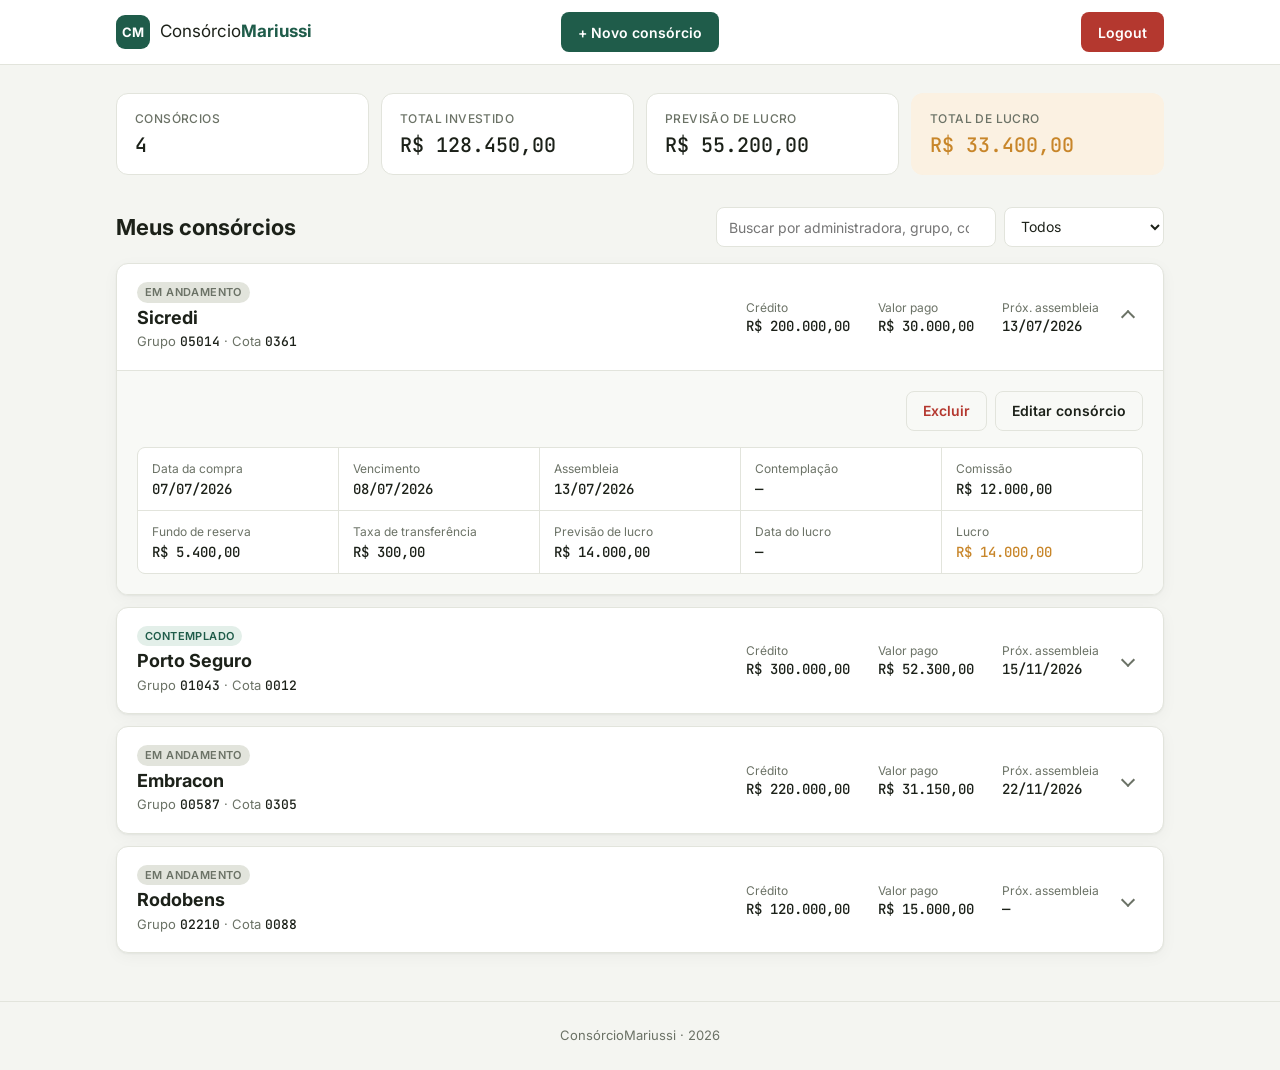
<file: web/docs/layout/index.html>
<!DOCTYPE html>
<html lang="pt-BR">
<head>
  <meta charset="UTF-8">
  <meta name="viewport" content="width=device-width, initial-scale=1.0">
  <title>ConsórcioMariussi</title>
  <link rel="preconnect" href="https://fonts.googleapis.com">
  <link href="https://fonts.googleapis.com/css2?family=Inter:wght@400;500;600;700&family=JetBrains+Mono:wght@500&display=swap" rel="stylesheet">
  <link rel="stylesheet" href="styles.css">
</head>
<body>

  <!-- ===================== TOPO ===================== -->
  <header class="topbar">
    <div class="container topbar__inner">
      <a href="#" class="brand">
        <span class="brand__mark">CM</span>
        <span class="brand__name">Consórcio<strong>Mariussi</strong></span>
      </a>
      <a href="#novo" class="btn btn--primary topbar__center">+ Novo consórcio</a>
      <a href="login.html" class="btn btn--danger-solid topbar__logout">Logout</a>
    </div>
  </header>

  <main class="container">

    <!-- ===================== RESUMO ===================== -->
    <section class="stats">
      <article class="stat">
        <span class="stat__label">Consórcios</span>
        <span class="stat__value">4</span>
      </article>
      <!-- Soma de ValorPago -->
      <article class="stat">
        <span class="stat__label">Total investido</span>
        <span class="stat__value">R$ 128.450,00</span>
      </article>
      <!-- Soma de PrevisaoLucro -->
      <article class="stat">
        <span class="stat__label">Previsão de lucro</span>
        <span class="stat__value">R$ 55.200,00</span>
      </article>
      <!-- Soma de Lucro -->
      <article class="stat stat--accent">
        <span class="stat__label">Total de lucro</span>
        <span class="stat__value">R$ 33.400,00</span>
      </article>
    </section>

    <!-- ===================== FILTROS ===================== -->
    <section class="toolbar">
      <h1 class="page-title">Meus consórcios</h1>
      <form class="toolbar__filters" action="#" method="get">
        <input type="search" name="busca" placeholder="Buscar por administradora, grupo, cota…" class="input">
        <select name="status" class="input">
          <option value="">Todos</option>
          <option value="contemplado">Contemplados</option>
          <option value="andamento">Em andamento</option>
        </select>
      </form>
    </section>

    <!-- ===================== LISTA ===================== -->
    <section class="list">

      <!-- ---------- Sicredi ---------- -->
      <details class="card" open>
        <summary class="card__head">
          <div class="card__title">
            <span class="badge">Em andamento</span>
            <h2>Sicredi</h2>
            <span class="muted">Grupo <b class="mono">05014</b> · Cota <b class="mono">0361</b></span>
          </div>
          <dl class="card__kpis">
            <div><dt>Crédito</dt><dd>R$ 200.000,00</dd></div>
            <div><dt>Valor pago</dt><dd>R$ 30.000,00</dd></div>
            <div><dt>Próx. assembleia</dt><dd>13/07/2026</dd></div>
          </dl>
          <span class="chevron" aria-hidden="true"></span>
        </summary>
        <div class="card__body">
          <div class="card__actions">
            <a href="#excluir-4" class="btn btn--danger">Excluir</a>
            <a href="#editar-4" class="btn btn--ghost">Editar consórcio</a>
          </div>
          <div class="grid-info">
            <div class="info"><span>Data da compra</span><strong>07/07/2026</strong></div>
            <div class="info"><span>Vencimento</span><strong>08/07/2026</strong></div>
            <div class="info"><span>Assembleia</span><strong>13/07/2026</strong></div>
            <div class="info"><span>Contemplação</span><strong>—</strong></div>
            <div class="info"><span>Comissão</span><strong>R$ 12.000,00</strong></div>
            <div class="info"><span>Fundo de reserva</span><strong>R$ 5.400,00</strong></div>
            <div class="info"><span>Taxa de transferência</span><strong>R$ 300,00</strong></div>
            <div class="info"><span>Previsão de lucro</span><strong>R$ 14.000,00</strong></div>
            <div class="info"><span>Data do lucro</span><strong>—</strong></div>
            <div class="info info--accent"><span>Lucro</span><strong>R$ 14.000,00</strong></div>
          </div>
        </div>
      </details>

      <!-- ---------- Porto Seguro ---------- -->
      <details class="card">
        <summary class="card__head">
          <div class="card__title">
            <span class="badge badge--success">Contemplado</span>
            <h2>Porto Seguro</h2>
            <span class="muted">Grupo <b class="mono">01043</b> · Cota <b class="mono">0012</b></span>
          </div>
          <dl class="card__kpis">
            <div><dt>Crédito</dt><dd>R$ 300.000,00</dd></div>
            <div><dt>Valor pago</dt><dd>R$ 52.300,00</dd></div>
            <div><dt>Próx. assembleia</dt><dd>15/11/2026</dd></div>
          </dl>
          <span class="chevron" aria-hidden="true"></span>
        </summary>
        <div class="card__body">
          <div class="card__actions">
            <a href="#excluir-1" class="btn btn--danger">Excluir</a>
            <a href="#editar-1" class="btn btn--ghost">Editar consórcio</a>
          </div>
          <div class="grid-info">
            <div class="info"><span>Data da compra</span><strong>10/03/2025</strong></div>
            <div class="info"><span>Vencimento</span><strong>10/04/2025</strong></div>
            <div class="info"><span>Assembleia</span><strong>15/11/2026</strong></div>
            <div class="info"><span>Contemplação</span><strong>15/09/2026</strong></div>
            <div class="info"><span>Comissão</span><strong>R$ 6.000,00</strong></div>
            <div class="info"><span>Fundo de reserva</span><strong>R$ 3.000,00</strong></div>
            <div class="info"><span>Taxa de transferência</span><strong>R$ 850,00</strong></div>
            <div class="info"><span>Previsão de lucro</span><strong>R$ 22.000,00</strong></div>
            <div class="info"><span>Data do lucro</span><strong>20/12/2026</strong></div>
            <div class="info info--accent"><span>Lucro</span><strong>R$ 19.400,00</strong></div>
          </div>
        </div>
      </details>

      <!-- ---------- Embracon ---------- -->
      <details class="card">
        <summary class="card__head">
          <div class="card__title">
            <span class="badge">Em andamento</span>
            <h2>Embracon</h2>
            <span class="muted">Grupo <b class="mono">00587</b> · Cota <b class="mono">0305</b></span>
          </div>
          <dl class="card__kpis">
            <div><dt>Crédito</dt><dd>R$ 220.000,00</dd></div>
            <div><dt>Valor pago</dt><dd>R$ 31.150,00</dd></div>
            <div><dt>Próx. assembleia</dt><dd>22/11/2026</dd></div>
          </dl>
          <span class="chevron" aria-hidden="true"></span>
        </summary>
        <div class="card__body">
          <div class="card__actions">
            <a href="#excluir-2" class="btn btn--danger">Excluir</a>
            <a href="#editar-1" class="btn btn--ghost">Editar consórcio</a>
          </div>
          <div class="grid-info">
            <div class="info"><span>Data da compra</span><strong>02/08/2025</strong></div>
            <div class="info"><span>Vencimento</span><strong>—</strong></div>
            <div class="info"><span>Assembleia</span><strong>22/11/2026</strong></div>
            <div class="info"><span>Contemplação</span><strong>—</strong></div>
            <div class="info"><span>Comissão</span><strong>R$ 4.400,00</strong></div>
            <div class="info"><span>Fundo de reserva</span><strong>R$ 2.200,00</strong></div>
            <div class="info"><span>Taxa de transferência</span><strong>—</strong></div>
            <div class="info"><span>Previsão de lucro</span><strong>R$ 19.200,00</strong></div>
            <div class="info"><span>Data do lucro</span><strong>—</strong></div>
            <div class="info info--accent"><span>Lucro</span><strong>—</strong></div>
          </div>
        </div>
      </details>

      <!-- ---------- Rodobens ---------- -->
      <details class="card">
        <summary class="card__head">
          <div class="card__title">
            <span class="badge">Em andamento</span>
            <h2>Rodobens</h2>
            <span class="muted">Grupo <b class="mono">02210</b> · Cota <b class="mono">0088</b></span>
          </div>
          <dl class="card__kpis">
            <div><dt>Crédito</dt><dd>R$ 120.000,00</dd></div>
            <div><dt>Valor pago</dt><dd>R$ 15.000,00</dd></div>
            <div><dt>Próx. assembleia</dt><dd>—</dd></div>
          </dl>
          <span class="chevron" aria-hidden="true"></span>
        </summary>
        <div class="card__body">
          <div class="card__actions">
            <a href="#excluir-3" class="btn btn--danger">Excluir</a>
            <a href="#editar-1" class="btn btn--ghost">Editar consórcio</a>
          </div>
          <div class="grid-info">
            <div class="info"><span>Data da compra</span><strong>18/01/2026</strong></div>
            <div class="info"><span>Vencimento</span><strong>—</strong></div>
            <div class="info"><span>Assembleia</span><strong>—</strong></div>
            <div class="info"><span>Contemplação</span><strong>—</strong></div>
            <div class="info"><span>Comissão</span><strong>—</strong></div>
            <div class="info"><span>Fundo de reserva</span><strong>—</strong></div>
            <div class="info"><span>Taxa de transferência</span><strong>—</strong></div>
            <div class="info"><span>Previsão de lucro</span><strong>—</strong></div>
            <div class="info"><span>Data do lucro</span><strong>—</strong></div>
            <div class="info info--accent"><span>Lucro</span><strong>—</strong></div>
          </div>
        </div>
      </details>

    </section>
  </main>

  <footer class="footer">
    <div class="container">ConsórcioMariussi · 2026</div>
  </footer>


  <!-- ===================== MODAL: CRIAR ===================== -->
  <div id="novo" class="modal" role="dialog" aria-labelledby="novo-title">
    <a href="#" class="modal__backdrop" aria-label="Fechar"></a>
    <div class="modal__box">
      <header class="modal__head">
        <h2 id="novo-title">Novo consórcio</h2>
        <a href="#" class="modal__close" aria-label="Fechar">×</a>
      </header>

      <form action="/consorcios" method="post" class="form">
        <!-- Exemplo de erro do índice único (Administradora + Grupo + Cota) -->
        <p class="alert alert--error form__alert">Já existe um consórcio dessa administradora com esse grupo e cota.</p>

        <fieldset>
          <legend>Dados principais</legend>
          <div class="form__grid">
            <label class="field field--full">
              <span>Administradora <em>*</em></span>
              <input type="text" name="administradora" required class="input" placeholder="Ex.: Sicredi">
            </label>
            <label class="field">
              <span>Grupo <em>*</em></span>
              <input type="text" name="grupo" required inputmode="numeric" pattern="\d+" class="input" placeholder="Ex.: 05014">
            </label>
            <label class="field">
              <span>Cota <em>*</em></span>
              <input type="text" name="cota" required inputmode="numeric" pattern="\d+" class="input" placeholder="Ex.: 0361">
            </label>
            <label class="field">
              <span>Crédito (R$)</span>
              <input type="number" name="credito" min="0" step="0.01" class="input" placeholder="0,00">
            </label>
            <label class="field">
              <span>Valor pago (R$)</span>
              <input type="number" name="valorPago" step="0.01" class="input" placeholder="0,00">
            </label>
            <label class="field">
              <span>Data da compra</span>
              <input type="date" name="dataCompra" class="input">
            </label>
          </div>
        </fieldset>

        <fieldset>
          <legend>Datas</legend>
          <div class="form__grid">
            <label class="field"><span>Vencimento</span><input type="date" name="vencimento" class="input"></label>
            <label class="field"><span>Assembleia</span><input type="date" name="assembleia" class="input"></label>
            <label class="field"><span>Contemplação</span><input type="date" name="contemplacao" class="input"></label>
            <label class="field"><span>Data do lucro</span><input type="date" name="dataLucro" class="input"></label>
          </div>
        </fieldset>

        <fieldset>
          <legend>Valores</legend>
          <div class="form__grid">
            <label class="field"><span>Comissão (R$)</span><input type="number" name="comissao" step="0.01" class="input"></label>
            <label class="field"><span>Fundo de reserva (R$)</span><input type="number" name="fundoReserva" step="0.01" class="input"></label>
            <label class="field"><span>Taxa de transferência (R$)</span><input type="number" name="taxaTransferencia" step="0.01" class="input"></label>
            <label class="field"><span>Previsão de lucro (R$)</span><input type="number" name="previsaoLucro" step="0.01" class="input"></label>
            <label class="field"><span>Lucro (R$)</span><input type="number" name="lucro" step="0.01" class="input"></label>
          </div>
        </fieldset>

        <footer class="modal__foot">
          <a href="#" class="btn btn--ghost">Cancelar</a>
          <button type="submit" class="btn btn--primary">Criar consórcio</button>
        </footer>
      </form>
    </div>
  </div>


  <!-- ===================== MODAL: ATUALIZAR (Sicredi) ===================== -->
  <div id="editar-4" class="modal" role="dialog" aria-labelledby="editar4-title">
    <a href="#" class="modal__backdrop" aria-label="Fechar"></a>
    <div class="modal__box">
      <header class="modal__head">
        <h2 id="editar4-title">Editar consórcio</h2>
        <a href="#" class="modal__close" aria-label="Fechar">×</a>
      </header>

      <form action="/consorcios/4" method="post" class="form">
        <input type="hidden" name="_method" value="put">
        <fieldset>
          <legend>Dados principais</legend>
          <div class="form__grid">
            <label class="field field--full">
              <span>Administradora <em>*</em></span>
              <input type="text" name="administradora" required class="input" value="Sicredi">
            </label>
            <label class="field">
              <span>Grupo <em>*</em></span>
              <input type="text" name="grupo" required inputmode="numeric" pattern="\d+" class="input" value="05014">
            </label>
            <label class="field">
              <span>Cota <em>*</em></span>
              <input type="text" name="cota" required inputmode="numeric" pattern="\d+" class="input" value="0361">
            </label>
            <label class="field">
              <span>Crédito (R$)</span>
              <input type="number" name="credito" min="0" step="0.01" class="input" value="200000.00">
            </label>
            <label class="field">
              <span>Valor pago (R$)</span>
              <input type="number" name="valorPago" step="0.01" class="input" value="30000.00">
            </label>
            <label class="field">
              <span>Data da compra</span>
              <input type="date" name="dataCompra" class="input" value="2026-07-07">
            </label>
          </div>
        </fieldset>
        <fieldset>
          <legend>Datas</legend>
          <div class="form__grid">
            <label class="field"><span>Vencimento</span><input type="date" name="vencimento" class="input" value="2026-07-08"></label>
            <label class="field"><span>Assembleia</span><input type="date" name="assembleia" class="input" value="2026-07-13"></label>
            <label class="field"><span>Contemplação</span><input type="date" name="contemplacao" class="input"></label>
            <label class="field"><span>Data do lucro</span><input type="date" name="dataLucro" class="input"></label>
          </div>
        </fieldset>
        <fieldset>
          <legend>Valores</legend>
          <div class="form__grid">
            <label class="field"><span>Comissão (R$)</span><input type="number" name="comissao" step="0.01" class="input" value="12000.00"></label>
            <label class="field"><span>Fundo de reserva (R$)</span><input type="number" name="fundoReserva" step="0.01" class="input" value="5400.00"></label>
            <label class="field"><span>Taxa de transferência (R$)</span><input type="number" name="taxaTransferencia" step="0.01" class="input" value="300.00"></label>
            <label class="field"><span>Previsão de lucro (R$)</span><input type="number" name="previsaoLucro" step="0.01" class="input" value="14000.00"></label>
            <label class="field"><span>Lucro (R$)</span><input type="number" name="lucro" step="0.01" class="input" value="14000.00"></label>
          </div>
        </fieldset>
        <footer class="modal__foot">
          <a href="#" class="btn btn--ghost">Cancelar</a>
          <button type="submit" class="btn btn--primary">Salvar alterações</button>
        </footer>
      </form>
    </div>
  </div>


  <!-- ===================== MODAL: ATUALIZAR (Porto Seguro) ===================== -->
  <div id="editar-1" class="modal" role="dialog" aria-labelledby="editar1-title">
    <a href="#" class="modal__backdrop" aria-label="Fechar"></a>
    <div class="modal__box">
      <header class="modal__head">
        <h2 id="editar1-title">Editar consórcio</h2>
        <a href="#" class="modal__close" aria-label="Fechar">×</a>
      </header>

      <form action="/consorcios/1" method="post" class="form">
        <input type="hidden" name="_method" value="put">
        <fieldset>
          <legend>Dados principais</legend>
          <div class="form__grid">
            <label class="field field--full">
              <span>Administradora <em>*</em></span>
              <input type="text" name="administradora" required class="input" value="Porto Seguro">
            </label>
            <label class="field">
              <span>Grupo <em>*</em></span>
              <input type="text" name="grupo" required inputmode="numeric" pattern="\d+" class="input" value="01043">
            </label>
            <label class="field">
              <span>Cota <em>*</em></span>
              <input type="text" name="cota" required inputmode="numeric" pattern="\d+" class="input" value="0012">
            </label>
            <label class="field">
              <span>Crédito (R$)</span>
              <input type="number" name="credito" min="0" step="0.01" class="input" value="300000.00">
            </label>
            <label class="field">
              <span>Valor pago (R$)</span>
              <input type="number" name="valorPago" step="0.01" class="input" value="52300.00">
            </label>
            <label class="field">
              <span>Data da compra</span>
              <input type="date" name="dataCompra" class="input" value="2025-03-10">
            </label>
          </div>
        </fieldset>
        <fieldset>
          <legend>Datas</legend>
          <div class="form__grid">
            <label class="field"><span>Vencimento</span><input type="date" name="vencimento" class="input" value="2025-04-10"></label>
            <label class="field"><span>Assembleia</span><input type="date" name="assembleia" class="input" value="2026-11-15"></label>
            <label class="field"><span>Contemplação</span><input type="date" name="contemplacao" class="input" value="2026-09-15"></label>
            <label class="field"><span>Data do lucro</span><input type="date" name="dataLucro" class="input" value="2026-12-20"></label>
          </div>
        </fieldset>
        <fieldset>
          <legend>Valores</legend>
          <div class="form__grid">
            <label class="field"><span>Comissão (R$)</span><input type="number" name="comissao" step="0.01" class="input" value="6000.00"></label>
            <label class="field"><span>Fundo de reserva (R$)</span><input type="number" name="fundoReserva" step="0.01" class="input" value="3000.00"></label>
            <label class="field"><span>Taxa de transferência (R$)</span><input type="number" name="taxaTransferencia" step="0.01" class="input" value="850.00"></label>
            <label class="field"><span>Previsão de lucro (R$)</span><input type="number" name="previsaoLucro" step="0.01" class="input" value="22000.00"></label>
            <label class="field"><span>Lucro (R$)</span><input type="number" name="lucro" step="0.01" class="input" value="19400.00"></label>
          </div>
        </fieldset>
        <footer class="modal__foot">
          <a href="#" class="btn btn--ghost">Cancelar</a>
          <button type="submit" class="btn btn--primary">Salvar alterações</button>
        </footer>
      </form>
    </div>
  </div>


  <!-- ===================== MODAIS: EXCLUIR ===================== -->
  <div id="excluir-4" class="modal" role="alertdialog" aria-labelledby="excluir4-title">
    <a href="#" class="modal__backdrop" aria-label="Fechar"></a>
    <div class="modal__box modal__box--sm">
      <header class="modal__head">
        <h2 id="excluir4-title">Excluir consórcio</h2>
        <a href="#" class="modal__close" aria-label="Fechar">×</a>
      </header>
      <form action="/consorcios/4" method="post">
        <input type="hidden" name="_method" value="delete">
        <div class="confirm">
          <p>Tem certeza que deseja excluir a cota abaixo? Essa ação não pode ser desfeita.</p>
          <div class="confirm__item">
            <strong>Sicredi</strong>
            <span>Grupo <b class="mono">05014</b> · Cota <b class="mono">0361</b></span>
          </div>
        </div>
        <footer class="modal__foot">
          <a href="#" class="btn btn--ghost">Cancelar</a>
          <button type="submit" class="btn btn--danger-solid">Sim, excluir</button>
        </footer>
      </form>
    </div>
  </div>

  <div id="excluir-1" class="modal" role="alertdialog" aria-labelledby="excluir1-title">
    <a href="#" class="modal__backdrop" aria-label="Fechar"></a>
    <div class="modal__box modal__box--sm">
      <header class="modal__head">
        <h2 id="excluir1-title">Excluir consórcio</h2>
        <a href="#" class="modal__close" aria-label="Fechar">×</a>
      </header>
      <form action="/consorcios/1" method="post">
        <input type="hidden" name="_method" value="delete">
        <div class="confirm">
          <p>Tem certeza que deseja excluir a cota abaixo? Essa ação não pode ser desfeita.</p>
          <div class="confirm__item">
            <strong>Porto Seguro</strong>
            <span>Grupo <b class="mono">01043</b> · Cota <b class="mono">0012</b></span>
          </div>
        </div>
        <footer class="modal__foot">
          <a href="#" class="btn btn--ghost">Cancelar</a>
          <button type="submit" class="btn btn--danger-solid">Sim, excluir</button>
        </footer>
      </form>
    </div>
  </div>

  <div id="excluir-2" class="modal" role="alertdialog" aria-labelledby="excluir2-title">
    <a href="#" class="modal__backdrop" aria-label="Fechar"></a>
    <div class="modal__box modal__box--sm">
      <header class="modal__head">
        <h2 id="excluir2-title">Excluir consórcio</h2>
        <a href="#" class="modal__close" aria-label="Fechar">×</a>
      </header>
      <form action="/consorcios/2" method="post">
        <input type="hidden" name="_method" value="delete">
        <div class="confirm">
          <p>Tem certeza que deseja excluir a cota abaixo? Essa ação não pode ser desfeita.</p>
          <div class="confirm__item">
            <strong>Embracon</strong>
            <span>Grupo <b class="mono">00587</b> · Cota <b class="mono">0305</b></span>
          </div>
        </div>
        <footer class="modal__foot">
          <a href="#" class="btn btn--ghost">Cancelar</a>
          <button type="submit" class="btn btn--danger-solid">Sim, excluir</button>
        </footer>
      </form>
    </div>
  </div>

  <div id="excluir-3" class="modal" role="alertdialog" aria-labelledby="excluir3-title">
    <a href="#" class="modal__backdrop" aria-label="Fechar"></a>
    <div class="modal__box modal__box--sm">
      <header class="modal__head">
        <h2 id="excluir3-title">Excluir consórcio</h2>
        <a href="#" class="modal__close" aria-label="Fechar">×</a>
      </header>
      <form action="/consorcios/3" method="post">
        <input type="hidden" name="_method" value="delete">
        <div class="confirm">
          <p>Tem certeza que deseja excluir a cota abaixo? Essa ação não pode ser desfeita.</p>
          <div class="confirm__item">
            <strong>Rodobens</strong>
            <span>Grupo <b class="mono">02210</b> · Cota <b class="mono">0088</b></span>
          </div>
        </div>
        <footer class="modal__foot">
          <a href="#" class="btn btn--ghost">Cancelar</a>
          <button type="submit" class="btn btn--danger-solid">Sim, excluir</button>
        </footer>
      </form>
    </div>
  </div>

</body>
</html>
</file>
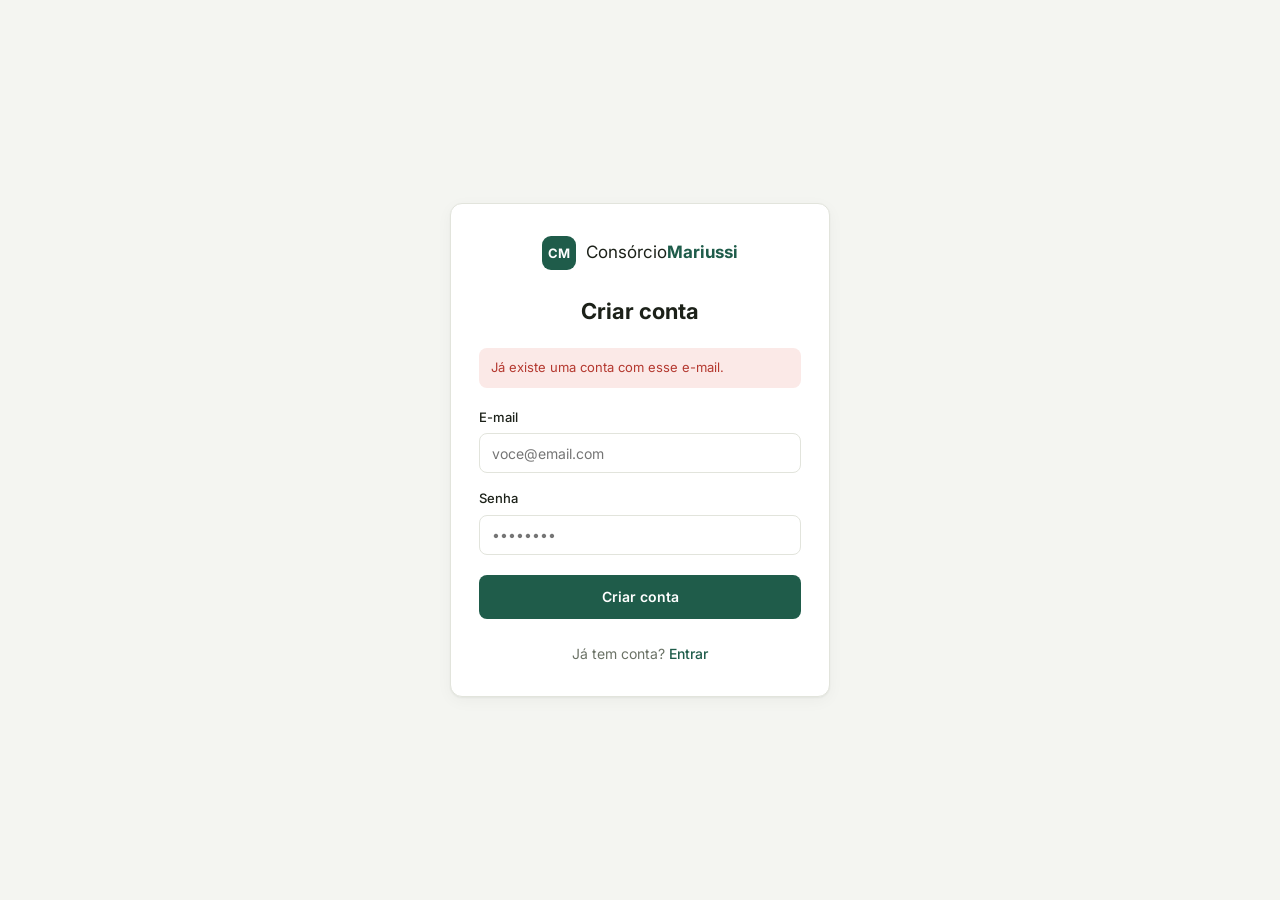
<file: web/docs/layout/cadastro.html>
<!DOCTYPE html>
<html lang="pt-BR">
<head>
  <meta charset="UTF-8">
  <meta name="viewport" content="width=device-width, initial-scale=1.0">
  <title>Criar conta · ConsórcioMariussi</title>
  <link rel="preconnect" href="https://fonts.googleapis.com">
  <link href="https://fonts.googleapis.com/css2?family=Inter:wght@400;500;600;700&family=JetBrains+Mono:wght@500&display=swap" rel="stylesheet">
  <link rel="stylesheet" href="styles.css">
</head>
<body class="auth-simple">

  <main class="auth-card">
    <a href="index.html" class="brand auth-card__brand">
      <span class="brand__mark">CM</span>
      <span class="brand__name">Consórcio<strong>Mariussi</strong></span>
    </a>

    <h1 class="auth-card__title">Criar conta</h1>

    <!-- Exemplo de erro vindo da API -->
    <p class="alert alert--error auth-card__alert">Já existe uma conta com esse e-mail.</p>

    <form action="/auth/cadastro" method="post" class="auth__form">
      <label class="field">
        <span>E-mail</span>
        <input type="email" name="email" required autocomplete="email" class="input" placeholder="voce@email.com">
      </label>

      <label class="field">
        <span>Senha</span>
        <input type="password" name="senha" required minlength="8" autocomplete="new-password" class="input" placeholder="••••••••">
      </label>

      <button type="submit" class="btn btn--primary btn--block">Criar conta</button>
    </form>

    <p class="auth__switch">Já tem conta? <a href="login.html" class="link">Entrar</a></p>
  </main>

</body>
</html>
</file>
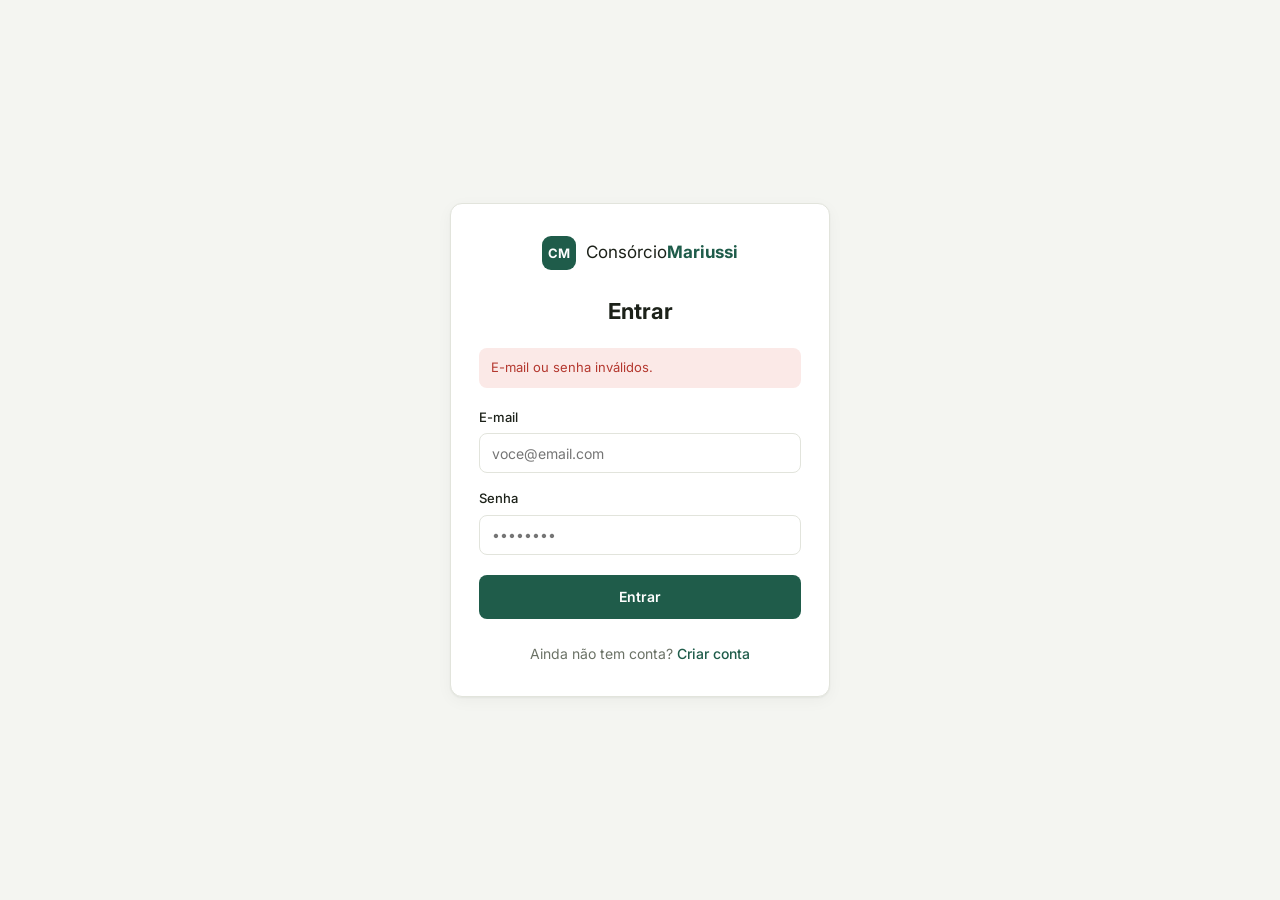
<file: web/docs/layout/login.html>
<!DOCTYPE html>
<html lang="pt-BR">
<head>
  <meta charset="UTF-8">
  <meta name="viewport" content="width=device-width, initial-scale=1.0">
  <title>Entrar · ConsórcioMariussi</title>
  <link rel="preconnect" href="https://fonts.googleapis.com">
  <link href="https://fonts.googleapis.com/css2?family=Inter:wght@400;500;600;700&family=JetBrains+Mono:wght@500&display=swap" rel="stylesheet">
  <link rel="stylesheet" href="styles.css">
</head>
<body class="auth-simple">

  <main class="auth-card">
    <a href="index.html" class="brand auth-card__brand">
      <span class="brand__mark">CM</span>
      <span class="brand__name">Consórcio<strong>Mariussi</strong></span>
    </a>

    <h1 class="auth-card__title">Entrar</h1>

    <!-- Exemplo de erro vindo da API -->
    <p class="alert alert--error auth-card__alert">E-mail ou senha inválidos.</p>

    <form action="/auth/login" method="post" class="auth__form">
      <label class="field">
        <span>E-mail</span>
        <input type="email" name="email" required autocomplete="email" class="input" placeholder="voce@email.com">
      </label>

      <label class="field">
        <span>Senha</span>
        <input type="password" name="senha" required autocomplete="current-password" class="input" placeholder="••••••••">
      </label>

      <button type="submit" class="btn btn--primary btn--block">Entrar</button>
    </form>

    <p class="auth__switch">Ainda não tem conta? <a href="cadastro.html" class="link">Criar conta</a></p>
  </main>

</body>
</html>
</file>
<file: web/docs/layout/styles.css>
/* ============ TOKENS ============ */
:root {
  --bg: #f4f5f1;
  --surface: #ffffff;
  --surface-2: #f8f9f6;
  --border: #e2e4dc;
  --text: #1c2119;
  --muted: #6b7266;
  --primary: #1f5c4a;
  --primary-hover: #17493a;
  --primary-soft: #e3efe9;
  --accent: #c8862a;
  --accent-soft: #fbf1e2;
  --danger: #b4382f;
  --danger-soft: #fbe9e7;
  --radius: 12px;
  --radius-sm: 8px;
  --shadow: 0 1px 2px rgba(20, 30, 20, .05), 0 4px 16px rgba(20, 30, 20, .04);
  --font: "Inter", system-ui, sans-serif;
  --mono: "JetBrains Mono", ui-monospace, monospace;
}

@media (prefers-color-scheme: dark) {
  :root {
    --bg: #121512;
    --surface: #1a1e1a;
    --surface-2: #1f241f;
    --border: #2d332c;
    --text: #e8ebe4;
    --muted: #949b8e;
    --primary: #4fae8c;
    --primary-hover: #63c09e;
    --primary-soft: #1f3a30;
    --accent: #e0a54e;
    --accent-soft: #3a2e1c;
    --danger: #e0685d;
    --danger-soft: #3b1f1c;
    --shadow: 0 1px 2px rgba(0, 0, 0, .3);
  }
}

/* ============ BASE ============ */
*, *::before, *::after { box-sizing: border-box; }

body {
  margin: 0;
  font-family: var(--font);
  font-size: 15px;
  line-height: 1.5;
  color: var(--text);
  background: var(--bg);
  -webkit-font-smoothing: antialiased;
}

h1, h2, h3 { margin: 0; line-height: 1.2; }
a { color: inherit; text-decoration: none; }

.container {
  width: 100%;
  max-width: 1080px;
  margin: 0 auto;
  padding: 0 16px;
}

.muted { color: var(--muted); font-size: 13px; }

/* ============ BOTÕES / INPUTS ============ */
.btn {
  display: inline-flex;
  align-items: center;
  justify-content: center;
  gap: 6px;
  height: 40px;
  padding: 0 16px;
  border: 1px solid transparent;
  border-radius: var(--radius-sm);
  font: 600 14px var(--font);
  cursor: pointer;
  white-space: nowrap;
  transition: background .15s, border-color .15s;
}
.btn--primary { background: var(--primary); color: #fff; }
.btn--primary:hover { background: var(--primary-hover); }
.btn--ghost { background: transparent; border-color: var(--border); color: var(--text); }
.btn--ghost:hover { background: var(--surface-2); }

.input {
  width: 100%;
  height: 40px;
  padding: 0 12px;
  border: 1px solid var(--border);
  border-radius: var(--radius-sm);
  background: var(--surface);
  color: var(--text);
  font: 400 14px var(--font);
}
.input:focus {
  outline: none;
  border-color: var(--primary);
  box-shadow: 0 0 0 3px var(--primary-soft);
}
.input:invalid:not(:placeholder-shown) { border-color: var(--danger); }

/* ============ TOPBAR ============ */
.topbar {
  position: sticky;
  top: 0;
  z-index: 10;
  background: var(--surface);
  border-bottom: 1px solid var(--border);
}
.topbar__inner {
  display: flex;
  align-items: center;
  justify-content: space-between;
  height: 64px;
}
.brand { display: flex; align-items: center; gap: 10px; }
.brand__mark {
  display: grid;
  place-items: center;
  width: 34px;
  height: 34px;
  border-radius: 9px;
  background: var(--primary);
  color: #fff;
  font: 700 13px var(--font);
  letter-spacing: .5px;
}
.brand__name { font-size: 17px; }
.brand__name strong { color: var(--primary); }

/* ============ STATS ============ */
.stats {
  display: grid;
  grid-template-columns: repeat(4, 1fr);
  gap: 12px;
  margin: 28px 0 32px;
}
.stat {
  display: flex;
  flex-direction: column;
  gap: 4px;
  padding: 16px 18px;
  background: var(--surface);
  border: 1px solid var(--border);
  border-radius: var(--radius);
}
.stat__label { font-size: 12px; font-weight: 500; color: var(--muted); text-transform: uppercase; letter-spacing: .4px; }
.stat__value { font: 500 20px var(--mono); font-variant-numeric: tabular-nums; }
.stat--accent { background: var(--accent-soft); border-color: transparent; }
.stat--accent .stat__value { color: var(--accent); }

/* ============ TOOLBAR ============ */
.toolbar {
  display: flex;
  align-items: center;
  justify-content: space-between;
  gap: 16px;
  margin-bottom: 16px;
}
.page-title { font-size: 22px; }
.toolbar__filters { display: flex; gap: 8px; }
.toolbar__filters input { width: 280px; }
.toolbar__filters select { width: 160px; }

/* ============ CARDS ============ */
.list { display: flex; flex-direction: column; gap: 12px; margin-bottom: 48px; }

.card {
  background: var(--surface);
  border: 1px solid var(--border);
  border-radius: var(--radius);
  box-shadow: var(--shadow);
  overflow: hidden;
}

.card__head {
  display: grid;
  grid-template-columns: 1fr auto 20px;
  align-items: center;
  gap: 24px;
  padding: 18px 20px;
  cursor: pointer;
  list-style: none;
}
.card__head::-webkit-details-marker { display: none; }
.card__head:hover { background: var(--surface-2); }

.card__title { display: flex; flex-direction: column; gap: 4px; align-items: flex-start; }
.card__title h2 { font-size: 18px; }

.card__kpis { display: flex; gap: 28px; margin: 0; }
.card__kpis div { display: flex; flex-direction: column; }
.card__kpis dt { font-size: 12px; color: var(--muted); }
.card__kpis dd { margin: 0; font: 500 14px var(--mono); font-variant-numeric: tabular-nums; }

.chevron {
  width: 10px;
  height: 10px;
  border-right: 2px solid var(--muted);
  border-bottom: 2px solid var(--muted);
  transform: rotate(45deg);
  transition: transform .2s;
}
.card[open] .chevron { transform: rotate(-135deg); }

.card__body {
  padding: 20px;
  border-top: 1px solid var(--border);
  background: var(--surface-2);
}
.card__actions { display: flex; justify-content: flex-end; margin-bottom: 16px; }

.badge {
  display: inline-block;
  padding: 2px 8px;
  border-radius: 999px;
  background: var(--border);
  color: var(--muted);
  font-size: 11px;
  font-weight: 600;
  text-transform: uppercase;
  letter-spacing: .4px;
}
.badge--success { background: var(--primary-soft); color: var(--primary); }

/* ============ INFO GRID ============ */
.grid-info {
  display: grid;
  grid-template-columns: repeat(5, 1fr);
  gap: 1px;
  background: var(--border);
  border: 1px solid var(--border);
  border-radius: var(--radius-sm);
  overflow: hidden;
  margin-bottom: 24px;
}
.info {
  display: flex;
  flex-direction: column;
  gap: 2px;
  padding: 12px 14px;
  background: var(--surface);
}
.info span { font-size: 12px; color: var(--muted); }
.info strong { font: 500 14px var(--mono); font-variant-numeric: tabular-nums; }
.info--accent strong { color: var(--accent); }

.mono { font-family: var(--mono); font-weight: 500; color: var(--text); }
.alert.form__alert { margin: 20px 24px 0; }
.grid-info:last-child { margin-bottom: 0; }

/* ============ COTAS (não usado mais — pode remover) ============ */
.cotas h3 { font-size: 14px; margin-bottom: 12px; }
.cotas__list {
  display: flex;
  flex-wrap: wrap;
  gap: 8px;
  margin: 0 0 16px;
  padding: 0;
  list-style: none;
}
.cota {
  display: flex;
  align-items: center;
  gap: 4px;
  padding: 4px 4px 4px 12px;
  background: var(--surface);
  border: 1px solid var(--border);
  border-radius: 999px;
}
.cota form { margin: 0; }
.cota__num { font: 500 13px var(--mono); }
.cota__remove {
  display: grid;
  place-items: center;
  width: 24px;
  height: 24px;
  border: 0;
  border-radius: 50%;
  background: transparent;
  color: var(--muted);
  font-size: 18px;
  line-height: 1;
  cursor: pointer;
}
.cota__remove:hover { background: var(--danger-soft); color: var(--danger); }

.cotas__add { display: flex; gap: 8px; max-width: 360px; }

.empty { color: var(--muted); font-size: 14px; margin: 0 0 16px; }

.alert {
  margin: 12px 0 0;
  padding: 10px 12px;
  border-radius: var(--radius-sm);
  font-size: 13px;
}
.alert--error { background: var(--danger-soft); color: var(--danger); }

/* ============ MODAL (CSS :target) ============ */
.modal {
  position: fixed;
  inset: 0;
  z-index: 50;
  display: none;
  align-items: flex-start;
  justify-content: center;
  padding: 40px 16px;
  overflow-y: auto;
}
.modal:target { display: flex; }

.modal__backdrop {
  position: fixed;
  inset: 0;
  background: rgba(10, 15, 10, .5);
}
.modal__box {
  position: relative;
  width: 100%;
  max-width: 640px;
  background: var(--surface);
  border-radius: var(--radius);
  box-shadow: 0 20px 60px rgba(0, 0, 0, .25);
  animation: pop .18s ease-out;
}
@keyframes pop { from { opacity: 0; transform: translateY(8px); } }

.modal__head {
  display: flex;
  align-items: center;
  justify-content: space-between;
  padding: 18px 24px;
  border-bottom: 1px solid var(--border);
}
.modal__head h2 { font-size: 18px; }
.modal__close { font-size: 24px; line-height: 1; color: var(--muted); }
.modal__close:hover { color: var(--text); }

.modal__foot {
  display: flex;
  justify-content: flex-end;
  gap: 8px;
  padding: 16px 24px;
  border-top: 1px solid var(--border);
}

/* ============ FORM ============ */
.form fieldset {
  margin: 0;
  padding: 20px 24px 4px;
  border: 0;
}
.form legend {
  float: left;
  width: 100%;
  padding: 0;
  margin-bottom: 12px;
  font-size: 12px;
  font-weight: 600;
  color: var(--muted);
  text-transform: uppercase;
  letter-spacing: .5px;
}
.form__grid {
  clear: both;
  display: grid;
  grid-template-columns: repeat(2, 1fr);
  gap: 12px 16px;
}
.field { display: flex; flex-direction: column; gap: 6px; }
.field span { font-size: 13px; font-weight: 500; }
.field em { color: var(--danger); font-style: normal; }
.field--full { grid-column: 1 / -1; }

/* ============ FOOTER ============ */
.footer {
  padding: 24px 0;
  border-top: 1px solid var(--border);
  color: var(--muted);
  font-size: 13px;
  text-align: center;
}

/* ============ RESPONSIVO ============ */
@media (max-width: 900px) {
  .stats { grid-template-columns: repeat(2, 1fr); }
  .grid-info { grid-template-columns: repeat(2, 1fr); }
  .card__head { grid-template-columns: 1fr 20px; }
  .card__kpis { grid-column: 1 / -1; grid-row: 2; }
  .toolbar { flex-direction: column; align-items: stretch; }
  .toolbar__filters input { width: 100%; }
}

@media (max-width: 560px) {
  .stats { grid-template-columns: 1fr 1fr; gap: 8px; }
  .stat__value { font-size: 16px; }
  .card__kpis { flex-wrap: wrap; gap: 12px 20px; }
  .form__grid { grid-template-columns: 1fr; }
  .cotas__add { max-width: none; }
  .topbar .btn { padding: 0 12px; font-size: 13px; }
  .brand__name { display: none; }
}

/* ============ EXCLUIR ============ */
.card__actions { gap: 8px; }
.btn--danger { background: transparent; border-color: var(--border); color: var(--danger); }
.btn--danger:hover { background: var(--danger-soft); border-color: var(--danger-soft); }
.btn--danger-solid { background: var(--danger); color: #fff; }
.btn--danger-solid:hover { filter: brightness(.92); }

.modal__box--sm { max-width: 440px; margin-top: 10vh; }
.confirm { padding: 20px 24px; }
.confirm p { margin: 0 0 16px; color: var(--muted); font-size: 14px; }
.confirm__item {
  display: flex;
  flex-direction: column;
  gap: 2px;
  padding: 12px 14px;
  border: 1px solid var(--border);
  border-left: 3px solid var(--danger);
  border-radius: var(--radius-sm);
  background: var(--surface-2);
}
.confirm__item span { font-size: 13px; color: var(--muted); }

/* ============ AUTH (login / cadastro) ============ */
.auth {
  display: grid;
  grid-template-columns: minmax(0, 5fr) minmax(0, 6fr);
  min-height: 100vh;
}

.auth__side {
  position: relative;
  display: flex;
  flex-direction: column;
  justify-content: space-between;
  gap: 40px;
  padding: 40px 48px;
  background: var(--primary);
  color: #fff;
  overflow: hidden;
}
/* textura sutil */
.auth__side::after {
  content: "";
  position: absolute;
  right: -120px;
  bottom: -120px;
  width: 360px;
  height: 360px;
  border-radius: 50%;
  border: 60px solid rgba(255, 255, 255, .05);
  pointer-events: none;
}
.brand--light .brand__mark { background: #fff; color: var(--primary); }
.brand--light .brand__name strong { color: #fff; }

.auth__pitch h2 { font-size: 28px; line-height: 1.25; max-width: 380px; margin-bottom: 12px; }
.auth__pitch p { margin: 0; opacity: .8; max-width: 360px; }
.auth__list { margin: 0; padding: 0; list-style: none; display: flex; flex-direction: column; gap: 10px; }
.auth__list li { position: relative; padding-left: 24px; opacity: .9; }
.auth__list li::before {
  content: "";
  position: absolute;
  left: 2px;
  top: 6px;
  width: 10px;
  height: 6px;
  border-left: 2px solid var(--accent);
  border-bottom: 2px solid var(--accent);
  transform: rotate(-45deg);
}

.auth__preview {
  position: relative;
  z-index: 1;
  max-width: 340px;
  background: rgba(255, 255, 255, .08);
  border: 1px solid rgba(255, 255, 255, .14);
  border-radius: var(--radius);
}
.auth__preview-row {
  display: flex;
  justify-content: space-between;
  gap: 12px;
  padding: 14px 16px;
  font-size: 13px;
}
.auth__preview-row + .auth__preview-row { border-top: 1px solid rgba(255, 255, 255, .12); }
.auth__preview-row span { opacity: .75; }
.auth__preview-row strong { font: 500 14px var(--mono); }
.auth__preview-row--accent strong { color: #f3c47e; }

.auth__main {
  display: flex;
  align-items: center;
  justify-content: center;
  padding: 40px 16px;
  background: var(--bg);
}
.auth__box { width: 100%; max-width: 400px; }
.auth__brand-mobile { display: none; margin-bottom: 32px; }

.auth__head { margin-bottom: 24px; }
.auth__head h1 { font-size: 26px; margin-bottom: 6px; }
.auth__head .muted { font-size: 14px; }
.alert.auth__alert { margin: 0 0 20px; }

.auth__form { display: flex; flex-direction: column; gap: 16px; }
.auth__grid { display: grid; grid-template-columns: 1fr 1fr; gap: 12px; }

.field__row { display: flex; justify-content: space-between; align-items: baseline; }
.link { color: var(--primary); font-weight: 500; font-size: 13px; }
.link:hover { text-decoration: underline; }
.check .link { font-size: inherit; }

.check { display: flex; align-items: flex-start; gap: 10px; font-size: 14px; cursor: pointer; }
.check input { width: 16px; height: 16px; margin: 2px 0 0; accent-color: var(--primary); flex-shrink: 0; }

.hint { margin: -8px 0 0; font-size: 12px; color: var(--muted); }
.btn--block { width: 100%; height: 44px; margin-top: 4px; }

.auth__switch { margin: 24px 0 0; text-align: center; font-size: 14px; color: var(--muted); }
.auth__switch .link { font-size: 14px; }

/* botão Sair no topo do app */
.topbar__actions { display: flex; align-items: center; gap: 8px; }

@media (max-width: 860px) {
  .auth { grid-template-columns: 1fr; }
  .auth__side { display: none; }
  .auth__brand-mobile { display: flex; }
}
@media (max-width: 420px) {
  .auth__grid { grid-template-columns: 1fr; }
}
@media (max-width: 560px) {
  .auth__brand-mobile .brand__name { display: inline; }
}

/* ============ AUTH SIMPLES (login / cadastro) ============ */
.auth-simple {
  display: flex;
  align-items: center;
  justify-content: center;
  min-height: 100vh;
  padding: 24px 16px;
}
.auth-card {
  width: 100%;
  max-width: 380px;
  padding: 32px 28px;
  background: var(--surface);
  border: 1px solid var(--border);
  border-radius: var(--radius);
  box-shadow: var(--shadow);
}
.auth-card__brand { justify-content: center; margin-bottom: 28px; }
.auth-card__title { font-size: 22px; text-align: center; margin-bottom: 24px; }
.alert.auth-card__alert { margin: 0 0 20px; }
@media (max-width: 560px) {
  .auth-card__brand .brand__name { display: inline; }
}

/* ============ TOPBAR: logo | novo consórcio | logout ============ */
.topbar__inner {
  display: grid;
  grid-template-columns: 1fr auto 1fr;
  gap: 12px;
}
.topbar__inner .brand { justify-self: start; }
.topbar__center { justify-self: center; }
.topbar__logout { justify-self: end; }
</file>
